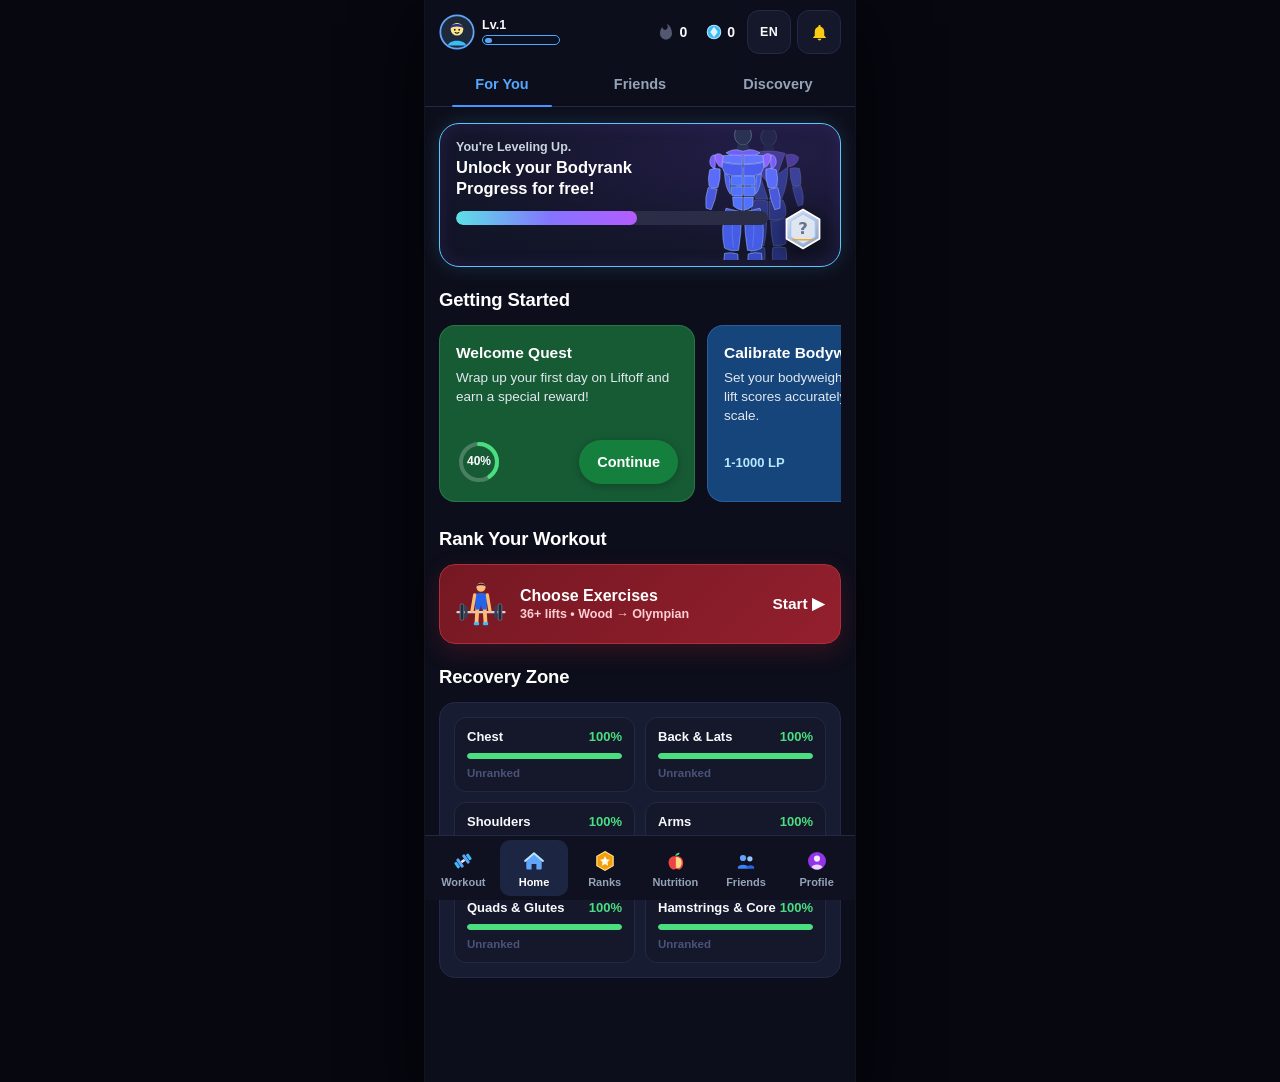
<file: index.html>
<!DOCTYPE html>
<html lang="en">
<head>
  <meta charset="UTF-8">
  <meta name="viewport" content="width=device-width, initial-scale=1, viewport-fit=cover">
  <title>Liftoff — Ranked Gym Workouts &amp; Strength Bodyrank</title>
  <meta name="description" content="Log gym sets, calculate Epley 1RM scaled by bodyweight, and rank every lift &amp; muscle group across 9 tiers from Wood to Olympian.">
  <meta name="theme-color" content="#0D0E1B">
  <meta name="apple-mobile-web-app-capable" content="yes">
  <meta name="apple-mobile-web-app-status-bar-style" content="black-translucent">
  <meta name="apple-mobile-web-app-title" content="Liftoff">
  <link rel="manifest" href="./manifest.webmanifest">
  <link rel="icon" type="image/svg+xml" href="./assets/icon.svg">
  <link rel="apple-touch-icon" sizes="180x180" href="./assets/apple-touch-icon.png">
  <link rel="stylesheet" href="./src/styles/tokens.css">
  <link rel="stylesheet" href="./src/styles/app.css">
</head>
<body>
  <div class="app-shell" id="liftoff-app">
    <h1 class="sr-only">Liftoff — Ranked Gym Workouts</h1>

    <header id="app-header" class="top-status-bar"></header>

    <div id="app-view-host"></div>

    <nav id="bottom-dock" class="bottom-dock" aria-label="Primary Navigation"></nav>
  </div>

  <div id="picker-modal" class="modal-backdrop" hidden></div>
  <div id="celebration-modal" class="modal-backdrop" hidden></div>
  <div id="toast-container" style="position:fixed;top:16px;left:50%;transform:translateX(-50%);z-index:80;max-width:92vw;" hidden></div>

  <script src="./src/data/exercises.js"></script>
  <script src="./src/core/rankEngine.js"></script>
  <script src="./src/core/storage.js"></script>
  <script src="./src/core/i18n.js"></script>
  <script src="./src/ui/rankBadges.js"></script>
  <script src="./src/ui/bodygraphSvg.js"></script>
  <script src="./src/ui/soundFx.js"></script>
  <script src="./src/app.js"></script>
</body>
</html>
</file>
<file: src/styles/tokens.css>
:root {
  /* Core Liftoff Midnight Surfaces */
  --bg-outer: #06070F;
  --bg-app: #0D0E1B;
  --bg-elevated: #15182B;
  --bg-card: #181C32;
  --bg-card-hover: #1E233D;
  --bg-input: #0F1222;
  --bg-nav: #0F1120;
  --bg-nav-active: #1C2642;

  /* Borders & Hairlines */
  --border-subtle: #232846;
  --border-strong: #333B63;
  --border-hero-glow: #58C7FF;

  /* Text Hierarchy (APCA-calibrated on dark #0D0E1B - #181C32) */
  --text-primary: #F8FAFC;
  --text-secondary: #CBD5E1;
  --text-muted: #94A3B8;

  /* Brand & Action Accents */
  --accent-blue: #3898FF;
  --accent-blue-strong: #1D6FE8;
  --accent-quest-bg: #175B35;
  --accent-quest-btn: #15803D;
  --accent-blue-card: #15457A;
  --accent-crimson-start: #751822;
  --accent-crimson-end: #931F2D;
  --accent-crimson-border: #AD2E3D;
  --accent-success: #16A34A;
  --accent-warn: #F59E0B;
  --accent-danger: #E11D48;

  /* Radii & Spacing (Concentric R_out = R_in + P) */
  --radius-xl: 20px;
  --radius-lg: 16px;
  --radius-md: 12px;
  --radius-sm: 8px;
  --radius-pill: 999px;

  --dock-height: 66px;
  --font-sans: -apple-system, BlinkMacSystemFont, "SF Pro Display", "SF Pro Text", "Segoe UI", Roboto, Helvetica, Arial, sans-serif;
}
</file>
<file: src/styles/app.css>
*,
*::before,
*::after {
  box-sizing: border-box;
}

html,
body {
  margin: 0;
  padding: 0;
  background-color: var(--bg-outer);
  color: var(--text-primary);
  font-family: var(--font-sans);
  font-size: 16px;
  line-height: 1.45;
  -webkit-font-smoothing: antialiased;
  -webkit-text-size-adjust: 100%;
  overflow-x: hidden;
}

.tabular,
input,
select,
.timer-pill,
.rank-chip,
.stat-value {
  font-variant-numeric: tabular-nums;
}

button,
input,
select,
textarea {
  font-family: inherit;
  font-size: 16px;
}

button {
  cursor: pointer;
  border: none;
  background: none;
  color: inherit;
  touch-action: manipulation;
  -webkit-tap-highlight-color: transparent;
}

button:focus-visible,
input:focus-visible,
select:focus-visible,
[tabindex]:focus-visible {
  outline: 2px solid var(--accent-blue);
  outline-offset: 2px;
}

/* Mobile-first App Frame (375x812 native feel, centered phone shell on desktop) */
.app-shell {
  width: 100%;
  max-width: 430px;
  min-height: 100dvh;
  margin: 0 auto;
  background-color: var(--bg-app);
  position: relative;
  display: flex;
  flex-direction: column;
  padding-bottom: calc(var(--dock-height) + 26px + env(safe-area-inset-bottom, 0px));
  box-shadow: 0 0 0 1px rgba(255, 255, 255, 0.06), 0 24px 64px rgba(0, 0, 0, 0.65);
}

.sr-only {
  position: absolute;
  width: 1px;
  height: 1px;
  padding: 0;
  margin: -1px;
  overflow: hidden;
  clip: rect(0, 0, 0, 0);
  white-space: nowrap;
  border: 0;
}

/* Top Status Header (Lv.1 + XP bar, Streak, Gems, VI/EN, Bell) */
.top-status-bar {
  display: flex;
  align-items: center;
  justify-content: space-between;
  gap: 8px;
  padding: calc(10px + env(safe-area-inset-top, 0px)) 14px 8px;
  background: var(--bg-app);
  position: sticky;
  top: 0;
  z-index: 20;
}

.level-cluster {
  display: flex;
  align-items: center;
  gap: 7px;
  min-width: 0;
  min-height: 44px;
  padding: 2px 4px 2px 0;
}

.avatar-wrap {
  width: 36px;
  height: 36px;
  flex-shrink: 0;
  display: flex;
  align-items: center;
  justify-content: center;
}

.level-track-group {
  display: flex;
  flex-direction: column;
  gap: 3px;
}

.level-label {
  font-size: 12.5px;
  font-weight: 700;
  color: var(--text-primary);
  line-height: 1.1;
  text-align: left;
}

.xp-bar-outer {
  width: 78px;
  height: 10px;
  border-radius: var(--radius-pill);
  border: 1.5px solid #4DA8FF;
  background: #0A1020;
  padding: 1.5px;
  display: flex;
  align-items: center;
}

.xp-bar-inner {
  height: 100%;
  min-width: 6px;
  border-radius: var(--radius-pill);
  background: linear-gradient(90deg, #38BDF8 0%, #818CF8 100%);
  transition: width 220ms ease-out;
}

.header-counters {
  display: flex;
  align-items: center;
  gap: 6px;
}

.counter-pill {
  display: inline-flex;
  align-items: center;
  gap: 4px;
  font-size: 14px;
  font-weight: 700;
  color: var(--text-primary);
  padding: 6px 6px;
  min-height: 44px;
}

.lang-toggle-btn,
.icon-action-btn {
  min-width: 44px;
  min-height: 44px;
  border-radius: var(--radius-md);
  display: inline-flex;
  align-items: center;
  justify-content: center;
  font-size: 12.5px;
  font-weight: 800;
  color: var(--text-primary);
  background: var(--bg-elevated);
  border: 1px solid var(--border-subtle);
}

.lang-toggle-btn {
  padding: 0 9px;
  letter-spacing: 0.02em;
}

/* Home Sub-Tabs (For You | Friends | Discovery) */
.subtabs-row {
  display: grid;
  grid-template-columns: repeat(3, 1fr);
  border-bottom: 1px solid var(--border-subtle);
  padding: 0 8px;
}

.subtab-btn {
  min-height: 44px;
  font-size: 14.5px;
  font-weight: 700;
  color: var(--text-muted);
  position: relative;
  display: flex;
  align-items: center;
  justify-content: center;
}

.subtab-btn.is-active {
  color: #55A6FF;
}

.subtab-btn.is-active::after {
  content: "";
  position: absolute;
  left: 14%;
  right: 14%;
  bottom: -1px;
  height: 2.5px;
  border-radius: 2px;
  background: #4299FF;
}

/* Main View Container */
.main-content {
  padding: 16px 14px 12px;
  display: flex;
  flex-direction: column;
  gap: 20px;
  flex: 1;
}

/* Active Workout Floating Banner when navigating other tabs */
.active-workout-banner {
  background: linear-gradient(90deg, #1D4ED8 0%, #2563EB 100%);
  border: 1px solid #60A5FA;
  border-radius: var(--radius-md);
  padding: 10px 14px;
  display: flex;
  align-items: center;
  justify-content: space-between;
  gap: 10px;
}

.active-workout-banner-btn {
  background: #FFFFFF;
  color: #0F172A;
  font-weight: 800;
  font-size: 13.5px;
  padding: 8px 14px;
  min-height: 44px;
  border-radius: var(--radius-pill);
}

/* Hero Bodyrank Card (IMG_1551.png exact layout) */
.bodyrank-hero-card {
  position: relative;
  width: 100%;
  text-align: left;
  border-radius: var(--radius-xl);
  padding: 16px 14px 16px 16px;
  background: radial-gradient(120% 120% at 80% 20%, #231D47 0%, #14162B 58%, #101223 100%);
  border: 1.6px solid var(--border-hero-glow);
  box-shadow: 0 0 20px rgba(88, 199, 255, 0.16), inset 0 0 18px rgba(139, 92, 246, 0.14);
  display: flex;
  flex-direction: column;
  gap: 12px;
  overflow: hidden;
  min-height: 144px;
}

.bodyrank-hero-top {
  display: flex;
  align-items: flex-start;
  justify-content: space-between;
  gap: 8px;
}

.bodyrank-copy {
  max-width: 60%;
  z-index: 2;
}

.bodyrank-eyebrow {
  font-size: 12.5px;
  font-weight: 600;
  color: var(--text-secondary);
  margin: 0 0 3px;
}

.bodyrank-headline {
  font-size: 16.5px;
  font-weight: 800;
  line-height: 1.26;
  color: #FFFFFF;
  margin: 0;
}

.bodyrank-art-wrap {
  position: absolute;
  right: 6px;
  top: 6px;
  bottom: 6px;
  width: 142px;
  display: flex;
  align-items: center;
  justify-content: flex-end;
  pointer-events: none;
}

.bodyrank-badge-float {
  position: absolute;
  right: 8px;
  bottom: 4px;
  filter: drop-shadow(0 4px 10px rgba(0, 0, 0, 0.55));
}

.bodyrank-progress-track {
  position: relative;
  z-index: 2;
  width: calc(100% - 58px);
  height: 14px;
  background: #2A2D45;
  border-radius: var(--radius-pill);
  overflow: hidden;
}

.bodyrank-progress-fill {
  height: 100%;
  border-radius: var(--radius-pill);
  background: linear-gradient(90deg, #5CE1E6 0%, #8474FF 52%, #B55CFF 100%);
  transition: width 260ms ease-out;
}

/* Section Headers */
.section-block {
  display: flex;
  flex-direction: column;
  gap: 11px;
}

.section-heading-row {
  display: flex;
  align-items: center;
  justify-content: space-between;
  gap: 8px;
}

.section-title {
  font-size: 18.5px;
  font-weight: 800;
  letter-spacing: -0.01em;
  margin: 0;
  color: #FFFFFF;
}

/* Getting Started Horizontal Quest Carousel */
.quest-carousel {
  display: flex;
  gap: 12px;
  overflow-x: auto;
  padding-bottom: 4px;
  scroll-snap-type: x mandatory;
  scrollbar-width: none;
}

.quest-carousel::-webkit-scrollbar {
  display: none;
}

.quest-card {
  flex: 0 0 256px;
  max-width: 82%;
  scroll-snap-align: start;
  border-radius: var(--radius-lg);
  padding: 16px;
  display: flex;
  flex-direction: column;
  justify-content: space-between;
  gap: 16px;
  min-height: 156px;
}

.quest-card.is-green {
  background: var(--accent-quest-bg);
  border: 1px solid rgba(74, 222, 128, 0.24);
}

.quest-card.is-blue {
  background: var(--accent-blue-card);
  border: 1px solid rgba(96, 165, 250, 0.26);
}

.quest-card-title {
  font-size: 15.5px;
  font-weight: 800;
  margin: 0 0 5px;
  color: #FFFFFF;
}

.quest-card-desc {
  font-size: 13.5px;
  line-height: 1.38;
  color: #E2E8F0;
  margin: 0;
}

.quest-card-footer {
  display: flex;
  align-items: center;
  justify-content: space-between;
  gap: 10px;
}

.quest-ring-wrap {
  position: relative;
  width: 46px;
  height: 46px;
  display: flex;
  align-items: center;
  justify-content: center;
  font-size: 12px;
  font-weight: 800;
  color: #FFFFFF;
}

.quest-cta-btn {
  min-height: 44px;
  padding: 0 18px;
  border-radius: var(--radius-pill);
  font-size: 14.5px;
  font-weight: 800;
  color: #FFFFFF;
  background: var(--accent-quest-btn);
  box-shadow: 0 2px 8px rgba(0, 0, 0, 0.25);
}

.quest-card.is-blue .quest-cta-btn {
  background: #1D6FE8;
}

/* Rank Your Workout Crimson Card */
.rank-workout-cta-card {
  width: 100%;
  min-height: 76px;
  padding: 10px 16px 10px 12px;
  border-radius: var(--radius-lg);
  background: linear-gradient(135deg, var(--accent-crimson-start) 0%, var(--accent-crimson-end) 100%);
  border: 1px solid var(--accent-crimson-border);
  display: flex;
  align-items: center;
  justify-content: space-between;
  gap: 12px;
  box-shadow: 0 8px 22px rgba(147, 31, 45, 0.28);
}

.rank-workout-left {
  display: flex;
  align-items: center;
  gap: 10px;
  text-align: left;
}

.rank-workout-label {
  font-size: 16px;
  font-weight: 800;
  color: #FFFFFF;
}

.rank-workout-sub {
  display: block;
  font-size: 12.5px;
  color: #FECDD3;
  font-weight: 600;
  margin-top: 2px;
}

.rank-workout-start {
  display: inline-flex;
  align-items: center;
  gap: 6px;
  font-size: 15.5px;
  font-weight: 800;
  color: #FFFFFF;
  flex-shrink: 0;
}

/* Recovery Zone Card */
.recovery-card {
  background: var(--bg-card);
  border: 1px solid var(--border-subtle);
  border-radius: var(--radius-lg);
  padding: 14px;
  display: grid;
  grid-template-columns: repeat(2, minmax(0, 1fr));
  gap: 10px;
}

.recovery-item {
  background: var(--bg-elevated);
  border: 1px solid var(--border-subtle);
  border-radius: var(--radius-md);
  padding: 10px 12px;
  display: flex;
  flex-direction: column;
  gap: 6px;
}

.recovery-top {
  display: flex;
  align-items: center;
  justify-content: space-between;
  font-size: 13px;
  font-weight: 700;
}

.recovery-bar {
  height: 6px;
  background: #0D1020;
  border-radius: var(--radius-pill);
  overflow: hidden;
}

.recovery-bar-fill {
  height: 100%;
  border-radius: var(--radius-pill);
}

/* Active Workout Logger View */
.logger-header-card {
  background: var(--bg-card);
  border: 1px solid var(--border-subtle);
  border-radius: var(--radius-lg);
  padding: 12px;
  display: flex;
  flex-direction: column;
  gap: 10px;
}

.logger-top-row {
  display: flex;
  align-items: center;
  justify-content: space-between;
  gap: 6px;
  flex-wrap: wrap;
}

.timer-pill {
  display: inline-flex;
  align-items: center;
  gap: 5px;
  background: var(--bg-input);
  border: 1px solid var(--border-strong);
  border-radius: var(--radius-pill);
  padding: 6px 10px;
  min-height: 44px;
  font-size: 13px;
  font-weight: 700;
  color: var(--text-primary);
  white-space: nowrap;
}

.timer-pill.is-resting {
  border-color: #38BDF8;
  background: rgba(56, 189, 248, 0.14);
  color: #BAE6FD;
}

.post-workout-btn {
  min-height: 44px;
  padding: 0 13px;
  border-radius: var(--radius-pill);
  background: var(--accent-success);
  color: #FFFFFF;
  font-size: 13.5px;
  font-weight: 800;
  white-space: nowrap;
}

.bw-inline-bar {
  display: flex;
  align-items: center;
  justify-content: space-between;
  gap: 8px;
  padding-top: 8px;
  border-top: 1px solid var(--border-subtle);
  flex-wrap: wrap;
}

.bw-inline-controls {
  display: flex;
  align-items: center;
  gap: 6px;
}

.compact-num-input {
  width: 74px;
  min-height: 44px;
  border-radius: var(--radius-sm);
  border: 1px solid var(--border-strong);
  background: var(--bg-input);
  color: var(--text-primary);
  text-align: center;
  font-size: 16px;
  font-weight: 700;
  padding: 4px 6px;
}

.unit-switch-btn {
  min-width: 48px;
  min-height: 44px;
  padding: 0 10px;
  border-radius: var(--radius-sm);
  background: var(--bg-elevated);
  border: 1px solid var(--border-strong);
  font-size: 13.5px;
  font-weight: 800;
  color: #93C5FD;
}

/* Exercise Logger Card & Set Table */
.exercise-log-card {
  background: var(--bg-card);
  border: 1px solid var(--border-subtle);
  border-radius: var(--radius-lg);
  padding: 14px 12px;
  display: flex;
  flex-direction: column;
  gap: 10px;
}

.exercise-log-head {
  display: flex;
  align-items: flex-start;
  justify-content: space-between;
  gap: 8px;
}

.exercise-log-title {
  font-size: 16px;
  font-weight: 800;
  margin: 0;
  color: #FFFFFF;
}

.exercise-cue {
  font-size: 12.5px;
  color: var(--text-muted);
  margin: 2px 0 0;
}

.next-rank-banner {
  background: rgba(56, 152, 255, 0.11);
  border: 1px solid rgba(56, 152, 255, 0.30);
  border-radius: var(--radius-sm);
  padding: 7px 10px;
  font-size: 12.5px;
  color: var(--text-secondary);
  display: flex;
  align-items: center;
  justify-content: space-between;
  gap: 8px;
}

.set-grid-header,
.set-row {
  display: grid;
  grid-template-columns: 44px minmax(62px, 1fr) minmax(56px, 0.9fr) minmax(68px, 1fr) 44px;
  gap: 6px;
  align-items: center;
}

.set-grid-header {
  font-size: 11.5px;
  font-weight: 800;
  color: var(--text-muted);
  text-align: center;
  padding: 2px 0;
}

.set-row {
  padding: 4px 0;
  border-radius: var(--radius-sm);
}

.set-row.is-completed {
  background: rgba(22, 163, 74, 0.10);
}

.set-type-btn {
  width: 44px;
  height: 44px;
  border-radius: var(--radius-sm);
  background: var(--bg-elevated);
  border: 1px solid var(--border-subtle);
  font-size: 13.5px;
  font-weight: 800;
  color: var(--text-secondary);
  display: flex;
  align-items: center;
  justify-content: center;
}

.set-type-btn.is-warmup {
  color: #FBBF24;
  border-color: rgba(251, 191, 36, 0.4);
}

.set-type-btn.is-dropset {
  color: #C084FC;
  border-color: rgba(192, 132, 252, 0.4);
}

.set-input {
  width: 100%;
  height: 44px;
  border-radius: var(--radius-sm);
  border: 1px solid var(--border-strong);
  background: var(--bg-input);
  color: #FFFFFF;
  text-align: center;
  font-size: 16px;
  font-weight: 700;
  padding: 0 4px;
}

.live-rank-pill {
  display: flex;
  flex-direction: column;
  align-items: center;
  justify-content: center;
  min-height: 40px;
  padding: 2px 4px;
  border-radius: var(--radius-sm);
  background: var(--bg-input);
  border: 1px solid var(--border-subtle);
  font-size: 11.5px;
  font-weight: 800;
  line-height: 1.15;
  text-align: center;
}

.set-check-btn {
  width: 44px;
  height: 44px;
  border-radius: var(--radius-sm);
  background: var(--bg-elevated);
  border: 1px solid var(--border-strong);
  color: var(--text-muted);
  font-size: 16px;
  font-weight: 900;
  display: flex;
  align-items: center;
  justify-content: center;
}

.set-check-btn.is-checked {
  background: var(--accent-success);
  border-color: #4ADE80;
  color: #FFFFFF;
}

.exercise-card-actions {
  display: flex;
  align-items: center;
  justify-content: space-between;
  gap: 8px;
  padding-top: 4px;
}

.secondary-btn {
  min-height: 44px;
  padding: 0 14px;
  border-radius: var(--radius-md);
  background: var(--bg-elevated);
  border: 1px solid var(--border-strong);
  color: var(--text-primary);
  font-size: 14px;
  font-weight: 700;
}

.danger-text-btn {
  min-height: 44px;
  padding: 0 12px;
  border-radius: var(--radius-md);
  color: #FDA4AF;
  background: rgba(225, 29, 72, 0.12);
  border: 1px solid rgba(225, 29, 72, 0.3);
  font-size: 13.5px;
  font-weight: 700;
}

/* Ranks & Bodygraph View */
.ranks-stage-card {
  background: radial-gradient(100% 100% at 50% 15%, #1E2243 0%, #13162A 100%);
  border: 1px solid var(--border-strong);
  border-radius: var(--radius-xl);
  padding: 14px;
  display: flex;
  flex-direction: column;
  align-items: center;
  gap: 12px;
}

.segmented-toggle {
  display: inline-flex;
  background: var(--bg-input);
  border: 1px solid var(--border-subtle);
  border-radius: var(--radius-pill);
  padding: 3px;
  gap: 4px;
}

.segmented-btn {
  min-height: 44px;
  padding: 0 12px;
  border-radius: var(--radius-pill);
  font-size: 13px;
  font-weight: 700;
  color: var(--text-muted);
  white-space: nowrap;
}

.segmented-btn.is-active {
  background: var(--accent-blue-strong);
  color: #FFFFFF;
}

.bodygraph-stage-wrap {
  width: 100%;
  max-width: 230px;
  display: flex;
  justify-content: center;
}

.bodygraph-interactive-svg {
  width: 100%;
  height: auto;
  max-height: 300px;
}

.muscle-region {
  cursor: pointer;
  transition: opacity 150ms ease, filter 150ms ease;
}

.muscle-Detail-strip {
  width: 100%;
  background: var(--bg-input);
  border: 1px solid var(--border-subtle);
  border-radius: var(--radius-md);
  padding: 12px;
  display: flex;
  align-items: center;
  justify-content: space-between;
  gap: 10px;
}

.muscle-grid-list {
  display: flex;
  flex-direction: column;
  gap: 8px;
}

.muscle-row-card {
  width: 100%;
  background: var(--bg-card);
  border: 1px solid var(--border-subtle);
  border-radius: var(--radius-md);
  padding: 10px 12px;
  display: flex;
  align-items: center;
  justify-content: space-between;
  gap: 10px;
  text-align: left;
  min-height: 58px;
}

.muscle-row-card.is-selected {
  border-color: var(--accent-blue);
  background: #1C2340;
}

/* Calculator & Ladder Cards */
.calc-card {
  background: var(--bg-card);
  border: 1px solid var(--border-subtle);
  border-radius: var(--radius-lg);
  padding: 14px;
  display: flex;
  flex-direction: column;
  gap: 10px;
}

.calc-select,
.search-input {
  width: 100%;
  min-height: 46px;
  border-radius: var(--radius-md);
  border: 1px solid var(--border-strong);
  background: var(--bg-input);
  color: #FFFFFF;
  padding: 0 12px;
  font-size: 16px;
}

.calc-inputs-row {
  display: grid;
  grid-template-columns: 1fr 1fr auto;
  gap: 8px;
  align-items: center;
}

.tier-ladder-grid {
  display: grid;
  grid-template-columns: repeat(3, minmax(0, 1fr));
  gap: 8px;
}

.tier-ladder-cell {
  background: var(--bg-elevated);
  border: 1px solid var(--border-subtle);
  border-radius: var(--radius-md);
  padding: 8px 6px;
  display: flex;
  flex-direction: column;
  align-items: center;
  gap: 4px;
  text-align: center;
}

/* Bottom 6-Tab Navigation Dock (Exact IMG_1551.png match) */
.bottom-dock {
  position: fixed;
  left: 50%;
  transform: translateX(-50%);
  bottom: 0;
  width: 100%;
  max-width: 430px;
  background: var(--bg-nav);
  border-top: 1px solid var(--border-subtle);
  padding: 4px 4px calc(4px + env(safe-area-inset-bottom, 0px));
  display: grid;
  grid-template-columns: repeat(6, minmax(0, 1fr));
  gap: 2px;
  z-index: 30;
}

.dock-tab-btn {
  min-height: 56px;
  border-radius: 10px;
  display: flex;
  flex-direction: column;
  align-items: center;
  justify-content: center;
  gap: 3px;
  padding: 4px 2px;
  color: var(--text-muted);
  font-size: 11px;
  font-weight: 600;
}

.dock-tab-btn.is-active {
  background: var(--bg-nav-active);
  color: #FFFFFF;
  font-weight: 700;
}

/* Modal / Drawer Overlay (<dialog> safe on Safari iOS) */
.modal-backdrop {
  position: fixed;
  inset: 0;
  background: rgba(4, 6, 14, 0.82);
  z-index: 50;
  display: flex;
  align-items: flex-end;
  justify-content: center;
}

.modal-backdrop[hidden] {
  display: none;
}

.modal-sheet {
  width: 100%;
  max-width: 430px;
  max-height: 90dvh;
  background: var(--bg-app);
  border-top: 1px solid var(--border-strong);
  border-radius: 22px 22px 0 0;
  padding: 16px 14px calc(18px + env(safe-area-inset-bottom, 0px));
  display: flex;
  flex-direction: column;
  gap: 12px;
  overflow-y: auto;
}

.filter-chips-row {
  display: flex;
  gap: 6px;
  overflow-x: auto;
  padding-bottom: 4px;
  scrollbar-width: none;
}

.filter-chips-row::-webkit-scrollbar {
  display: none;
}

.filter-chip {
  flex-shrink: 0;
  min-height: 44px;
  padding: 0 14px;
  border-radius: var(--radius-pill);
  background: var(--bg-elevated);
  border: 1px solid var(--border-subtle);
  color: var(--text-secondary);
  font-size: 13.5px;
  font-weight: 700;
}

.filter-chip.is-active {
  background: var(--accent-blue-strong);
  border-color: #60A5FA;
  color: #FFFFFF;
}

.picker-exercise-btn {
  width: 100%;
  min-height: 60px;
  padding: 10px 12px;
  border-radius: var(--radius-md);
  background: var(--bg-card);
  border: 1px solid var(--border-subtle);
  display: flex;
  align-items: center;
  justify-content: space-between;
  gap: 10px;
  text-align: left;
}

.picker-exercise-btn.is-picked {
  border-color: #38BDF8;
  background: rgba(56, 189, 248, 0.12);
}

/* Celebration Rank-Up Modal */
.celebration-hero {
  background: radial-gradient(100% 100% at 50% 0%, #2B1F52 0%, #14172B 100%);
  border: 1.5px solid #60A5FA;
  border-radius: var(--radius-xl);
  padding: 18px 14px;
  display: flex;
  flex-direction: column;
  align-items: center;
  text-align: center;
  gap: 8px;
}

.pr-tag {
  display: inline-block;
  padding: 2px 8px;
  border-radius: var(--radius-pill);
  font-size: 11px;
  font-weight: 800;
  background: rgba(250, 204, 21, 0.18);
  color: #FDE047;
  border: 1px solid rgba(250, 204, 21, 0.4);
}

@media (hover: hover) and (pointer: fine) {
  .bodyrank-hero-card:hover,
  .rank-workout-cta-card:hover,
  .muscle-row-card:hover,
  .picker-exercise-btn:hover {
    filter: brightness(1.06);
  }
}

@media (max-width: 359px) {
  .xp-bar-outer {
    width: 56px;
  }
  .dock-tab-btn {
    font-size: 10px;
  }
  .set-grid-header,
  .set-row {
    grid-template-columns: 40px minmax(52px, 1fr) minmax(48px, 0.9fr) minmax(58px, 1fr) 40px;
    gap: 4px;
  }
}

@media (prefers-reduced-motion: reduce) {
  *,
  *::before,
  *::after {
    animation-duration: 0.01ms !important;
    animation-iteration-count: 1 !important;
    transition-duration: 0.01ms !important;
  }
}
</file>
